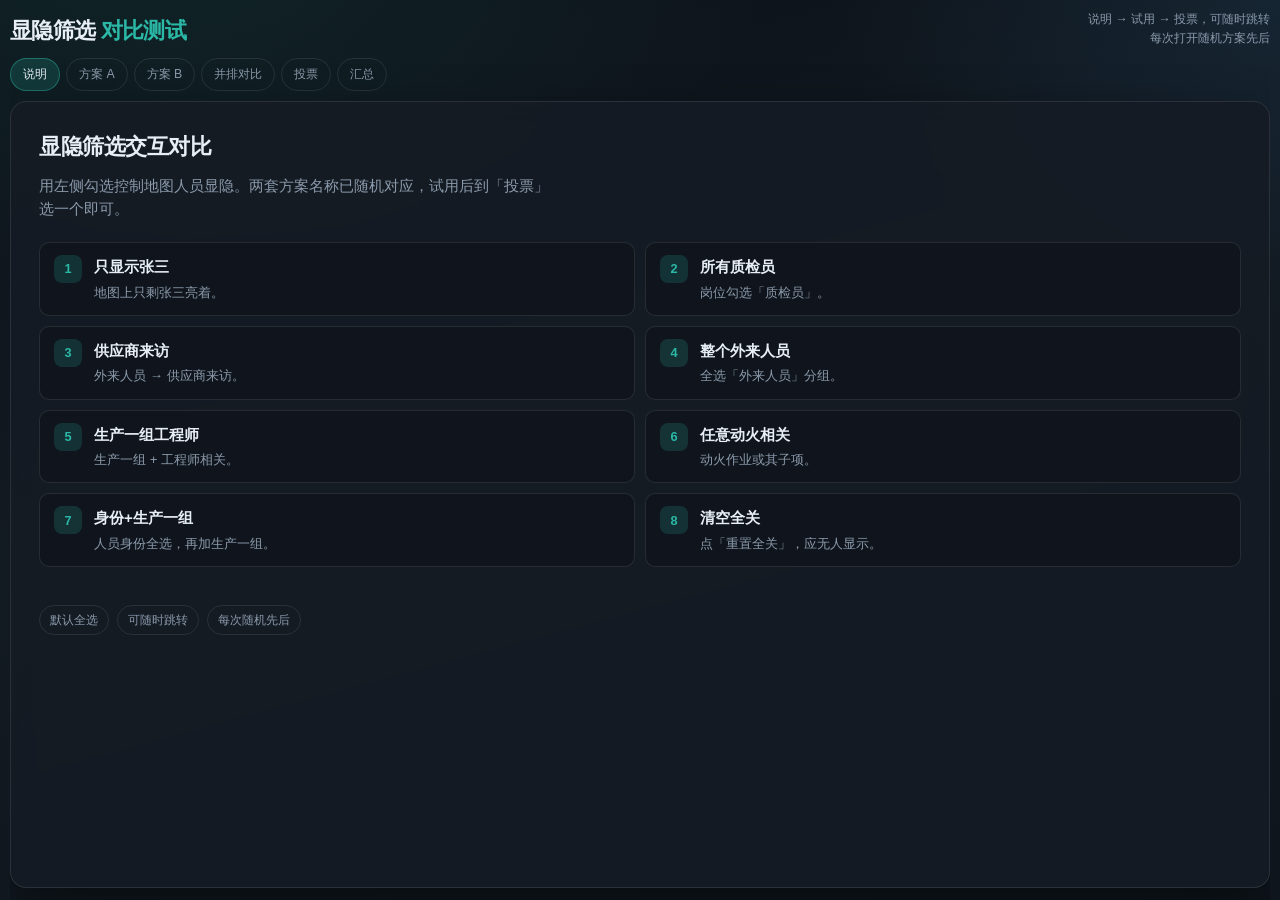
<file: docs/index.html>
<!doctype html>
<html lang="zh-CN">
<head>
<meta charset="utf-8" />
<meta name="viewport" content="width=device-width, initial-scale=1" />
<title>物体显隐筛选 · 对比测试</title>
<meta name="description" content="对比两种显隐筛选交互并投票。打开即用。" />
<style>
:root {
  --bg: #0f1419;
  --bg-elevated: #1a222c;
  --bg-panel: #151c24;
  --bg-soft: #243040;
  --line: rgba(232, 238, 245, 0.1);
  --text: #e8eef5;
  --text-muted: #8b9aab;
  --accent: #2bb8a6;
  --accent-dim: rgba(43, 184, 166, 0.18);
  --accent-strong: #1f9a8a;
  --warn: #e8a54b;
  --danger: #e06b6b;
  --ok: #5ecf8a;
  --marker: #f0c14a;
  --marker-dim: rgba(240, 193, 74, 0.25);
  --design-a: #4aa3e8;
  --design-b: #2bb8a6;
  --radius: 12px;
  --shadow: 0 18px 50px rgba(0, 0, 0, 0.45);
  --font-display: "Sora", "Noto Sans SC", sans-serif;
  --font-body: "Noto Sans SC", "Source Sans 3", sans-serif;
}

*,
*::before,
*::after {
  box-sizing: border-box;
}

html,
body {
  margin: 0;
  height: 100%;
  overflow: hidden;
  background:
    radial-gradient(1200px 700px at 10% -10%, rgba(43, 184, 166, 0.12), transparent 55%),
    radial-gradient(900px 600px at 100% 0%, rgba(74, 163, 232, 0.1), transparent 50%),
    linear-gradient(165deg, #0c1117 0%, #121a22 45%, #0e151c 100%);
  color: var(--text);
  font-family: var(--font-body);
  font-size: 15px;
  line-height: 1.55;
}

body {
  min-height: 100%;
}

button,
input,
textarea,
select {
  font: inherit;
  color: inherit;
}

button {
  cursor: pointer;
  border: none;
  background: none;
}

a {
  color: var(--accent);
}

.app-shell {
  width: min(1480px, calc(100% - 20px));
  margin: 0 auto;
  padding: 10px 0 12px;
  height: 100vh;
  height: 100dvh;
  display: flex;
  flex-direction: column;
  overflow: hidden;
  box-sizing: border-box;
}

.topbar {
  display: flex;
  align-items: flex-end;
  justify-content: space-between;
  gap: 12px;
  margin-bottom: 10px;
  flex-shrink: 0;
}

.brand {
  font-family: var(--font-display);
  font-size: clamp(1.15rem, 2vw, 1.45rem);
  font-weight: 620;
  letter-spacing: -0.03em;
  margin: 0;
}

.steps {
  display: flex;
  flex-wrap: wrap;
  gap: 6px;
  margin-bottom: 10px;
  flex-shrink: 0;
}

#main {
  flex: 1;
  min-height: 0;
  display: flex;
  flex-direction: column;
}

#main > .panel,
#main > .workspace,
#main > .compare-workspaces {
  flex: 1;
  min-height: 0;
}

.panel-pad {
  padding: 16px 18px;
  overflow: auto;
}

.intro-fit {
  display: flex;
  flex-direction: column;
  min-height: 0;
}

.intro-fit .lead {
  margin-bottom: 10px;
}

.goal-grid {
  display: grid;
  grid-template-columns: repeat(2, minmax(0, 1fr));
  gap: 8px;
  margin: 8px 0 12px;
  overflow: auto;
  min-height: 0;
}

.goal-card {
  padding: 8px 10px;
}

.goal-card p {
  font-size: 0.8rem;
}

.brand span {
  color: var(--accent);
}

.topbar-meta {
  color: var(--text-muted);
  font-size: 0.82rem;
  text-align: right;
}

.nav-pill,
.step-pill {
  padding: 6px 12px;
  border-radius: 999px;
  border: 1px solid var(--line);
  color: var(--text-muted);
  font-size: 0.82rem;
  transition: 0.2s ease;
  background: transparent;
}

.nav-pill:hover {
  color: var(--text);
  border-color: rgba(43, 184, 166, 0.35);
}

.nav-pill.active,
.step-pill.active {
  color: var(--text);
  border-color: rgba(43, 184, 166, 0.45);
  background: var(--accent-dim);
}

.step-pill.done {
  color: var(--ok);
  border-color: rgba(94, 207, 138, 0.35);
}


.panel {
  background: color-mix(in srgb, var(--bg-panel) 92%, transparent);
  border: 1px solid var(--line);
  border-radius: calc(var(--radius) + 4px);
  box-shadow: var(--shadow);
  backdrop-filter: blur(10px);
  overflow: hidden;
}

.panel-pad {
  padding: 28px;
}

.hero-copy h2,
.section-title {
  font-family: var(--font-display);
  font-weight: 600;
  letter-spacing: -0.02em;
  margin: 0 0 10px;
  font-size: 1.45rem;
}

.lead {
  color: var(--text-muted);
  max-width: 62ch;
  margin: 0 0 20px;
}

.muted {
  color: var(--text-muted);
  font-size: 0.92rem;
  line-height: 1.45;
}

.tag-row {
  display: flex;
  flex-wrap: wrap;
  gap: 8px;
  margin: 18px 0 24px;
}

.tag {
  font-size: 0.78rem;
  padding: 5px 10px;
  border-radius: 999px;
  border: 1px solid var(--line);
  color: var(--text-muted);
}

.btn-row {
  display: flex;
  flex-wrap: wrap;
  gap: 10px;
  margin-top: 8px;
}

.btn {
  display: inline-flex;
  align-items: center;
  justify-content: center;
  gap: 8px;
  min-height: 42px;
  padding: 0 16px;
  border-radius: 10px;
  transition: transform 0.15s ease, background 0.15s ease, border-color 0.15s ease;
}

.btn:hover {
  transform: translateY(-1px);
}

.btn:active {
  transform: translateY(0);
}

.btn-primary {
  background: linear-gradient(180deg, var(--accent), var(--accent-strong));
  color: #06241f;
  font-weight: 650;
}

.btn-secondary {
  background: var(--bg-soft);
  border: 1px solid var(--line);
}

.btn-ghost {
  border: 1px solid var(--line);
  color: var(--text-muted);
}

.btn-a {
  background: color-mix(in srgb, var(--design-a) 22%, transparent);
  border: 1px solid color-mix(in srgb, var(--design-a) 55%, transparent);
}

.btn-b {
  background: color-mix(in srgb, var(--design-b) 22%, transparent);
  border: 1px solid color-mix(in srgb, var(--design-b) 55%, transparent);
}

.workspace {
  display: grid;
  grid-template-columns: minmax(280px, 340px) minmax(0, 1fr) minmax(200px, 250px);
  grid-template-areas: "sidebar scene rail";
  min-height: 0;
  height: 100%;
  overflow: hidden;
  position: relative;
}

.workspace.compact {
  grid-template-columns: minmax(240px, 300px) 1fr;
  grid-template-areas: "sidebar scene";
  min-height: 0;
  height: 100%;
}

.sidebar,
.filter-sheet {
  grid-area: sidebar;
}

.scene-wrap {
  grid-area: scene;
}

.side-rail,
.info-sheet {
  grid-area: rail;
}

.compare-workspaces {
  display: grid;
  grid-template-columns: 1fr 1fr;
  gap: 10px;
  height: 100%;
  min-height: 0;
}

@media (min-width: 1100px) {
  .compare-workspaces {
    grid-template-columns: 1fr 1fr;
  }

  .compare-workspaces .workspace {
    min-height: 0;
  }

  .compare-workspaces .scene {
    min-height: 0;
  }
}

.sidebar {
  border-right: 1px solid var(--line);
  background: var(--bg-elevated);
  display: flex;
  flex-direction: column;
  min-height: 0;
}

.sidebar-body {
  display: flex;
  flex-direction: column;
  flex: 1;
  min-height: 0;
  margin: 0 8px;
  border: 1px solid var(--line);
  border-radius: 10px;
  background: rgba(0, 0, 0, 0.18);
  overflow: hidden;
}

.sidebar-body .tree {
  flex: 1;
  min-height: 0;
}

.mode-switch-bar {
  display: grid;
  grid-template-columns: auto auto auto;
  align-items: center;
  gap: 6px;
  padding: 0;
  border-bottom: none;
  background: transparent;
}

.mode-switch-bar.compact .mode-side {
  padding: 4px 8px;
  font-size: 0.78rem;
  border-radius: 6px;
  cursor: pointer;
  user-select: none;
}

.sidebar-head-row {
  display: flex;
  align-items: center;
  justify-content: space-between;
  gap: 8px;
  margin-bottom: 4px;
}

.mode-side {
  padding: 8px 6px;
  border-radius: 8px;
  border: 1px solid transparent;
  color: var(--text-muted);
  font-size: 0.86rem;
  font-weight: 600;
  text-align: center;
}

.mode-side.active {
  color: #0b1c28;
  background: linear-gradient(180deg, #7ec8ff, #4aa3e8);
  border-color: transparent;
  box-shadow: 0 0 0 1px rgba(74, 163, 232, 0.35);
}

.mode-switch.switch {
  width: 42px;
  height: 24px;
}

.mode-switch .switch-track {
  background: #3a4654;
  box-shadow: inset 0 0 0 1px rgba(255, 255, 255, 0.08);
}

.mode-switch input:checked + .switch-track {
  background: var(--design-a);
}

.mode-switch .switch-track::after {
  width: 18px;
  height: 18px;
  top: 3px;
  left: 3px;
  box-shadow: 0 2px 6px rgba(0, 0, 0, 0.35);
}

.mode-switch input:checked + .switch-track::after {
  transform: translateX(18px);
}

.sidebar-foot {
  display: flex;
  gap: 8px;
  padding: 10px 12px;
  border-top: 1px solid var(--line);
}

.btn-sm {
  min-height: 34px;
  padding: 0 10px;
  font-size: 0.82rem;
  flex: 1;
}

.side-rail {
  border-left: 1px solid var(--line);
  background: var(--bg-elevated);
  display: flex;
  flex-direction: column;
  min-height: 0;
  overflow: auto;
}

.side-goals {
  padding: 12px;
  border-bottom: 1px solid var(--line);
}

.side-goal {
  padding: 8px 0;
  border-bottom: 1px dashed var(--line);
}

.side-goal:last-child {
  border-bottom: none;
}

.side-goal b {
  display: block;
  font-size: 0.86rem;
}

.side-goal span {
  display: block;
  margin-top: 2px;
  font-size: 0.78rem;
  color: var(--text-muted);
}

.roster {
  padding: 12px;
  flex: 1;
}

.roster-head {
  font-size: 0.8rem;
  font-weight: 650;
  color: var(--text-muted);
  margin-bottom: 8px;
  display: flex;
  justify-content: space-between;
  gap: 8px;
}

.roster-list {
  display: grid;
  gap: 6px;
}

.roster-row {
  display: grid;
  grid-template-columns: 8px 1fr;
  gap: 8px;
  align-items: start;
  padding: 7px 8px;
  border-radius: 8px;
  border: 1px solid var(--line);
  background: rgba(0, 0, 0, 0.16);
}

.roster-row i {
  width: 8px;
  height: 8px;
  border-radius: 50%;
  margin-top: 5px;
}

.roster-row strong {
  font-size: 0.85rem;
}

.roster-row p {
  margin: 2px 0 0;
  font-size: 0.72rem;
  color: var(--text-muted);
  line-height: 1.35;
}

.roster-row.off {
  opacity: 0.38;
}

.roster-row.on {
  border-color: rgba(43, 184, 166, 0.35);
}

.scene {
  min-height: 0;
  flex: 1;
}

.scene-wrap {
  display: flex;
  flex-direction: column;
  min-width: 0;
  min-height: 0;
  overflow: hidden;
}

.side-goals {
  padding: 8px 10px;
  border-bottom: 1px solid var(--line);
  flex-shrink: 0;
}

.side-goal {
  padding: 5px 0;
}

.side-goal b {
  font-size: 0.78rem;
}

.side-goal span {
  font-size: 0.7rem;
}

.roster {
  padding: 8px 10px;
  flex: 1;
  min-height: 0;
  overflow: auto;
}

.roster-row {
  padding: 5px 6px;
}

.roster-row p {
  font-size: 0.68rem;
}

.sidebar-head {
  padding: 10px 12px 8px;
}

.sidebar-head h3 {
  font-size: 0.95rem;
}

.sidebar-foot {
  padding: 8px 10px;
}

.person {
  width: 38px;
  height: 38px;
}

.person .dot {
  width: 30px;
  height: 30px;
  font-size: 0.68rem;
}

.vote-big {
  max-width: 420px;
}

.vote-choice {
  font-size: 1.1rem;
  padding: 16px !important;
}

.vote-choice span {
  font-weight: 650;
}

.mode-opt {
  font-size: 0.82rem;
  color: var(--text-muted);
  font-weight: 500;
}

.mode-opt.on {
  color: var(--text);
  font-weight: 650;
}

.switch.compact {
  width: 42px;
  height: 24px;
}

.switch.compact .switch-track::after {
  width: 18px;
  height: 18px;
}

.switch.compact input:checked + .switch-track::after {
  transform: translateX(18px);
}

.cat-dot {
  display: inline-block;
  width: 8px;
  height: 8px;
  border-radius: 50%;
  margin-right: 8px;
  vertical-align: middle;
}

.tree-row.lv2 {
  padding-left: 4px;
}

.tree-row.lv3 {
  padding-left: 8px;
  opacity: 0.95;
}

.legend-row {
  display: flex;
  flex-wrap: wrap;
  gap: 8px 12px;
  margin-top: 6px;
}

.legend-item {
  display: inline-flex;
  align-items: center;
  gap: 5px;
}

.legend-item i {
  width: 8px;
  height: 8px;
  border-radius: 50%;
  display: inline-block;
}

.goal-list {
  display: grid;
  gap: 10px;
  margin: 12px 0 20px;
}

.goal-card {
  display: grid;
  grid-template-columns: 28px 1fr;
  gap: 12px;
  align-items: start;
  padding: 12px 14px;
  border-radius: 10px;
  border: 1px solid var(--line);
  background: rgba(0, 0, 0, 0.18);
}

.goal-card p {
  margin: 4px 0 0;
  color: var(--text-muted);
  font-size: 0.88rem;
}

.goal-idx {
  width: 28px;
  height: 28px;
  border-radius: 8px;
  display: grid;
  place-items: center;
  background: var(--accent-dim);
  color: var(--accent);
  font-weight: 700;
  font-size: 0.85rem;
}

.person .dot {
  border: 2px solid rgba(255, 255, 255, 0.35);
}

.scene-legend {
  max-width: min(420px, calc(100% - 24px));
}

.sidebar-head {
  padding: 16px 16px 12px;
  border-bottom: 1px solid var(--line);
}

.design-badge {
  display: inline-flex;
  align-items: center;
  gap: 6px;
  font-size: 0.75rem;
  font-weight: 650;
  letter-spacing: 0.04em;
  text-transform: uppercase;
  margin-bottom: 8px;
}

.design-badge.a {
  color: var(--design-a);
}

.design-badge.b {
  color: var(--design-b);
}

.sidebar-head h3 {
  margin: 0;
  font-family: var(--font-display);
  font-size: 1.05rem;
}

.sidebar-head p {
  margin: 6px 0 0;
  color: var(--text-muted);
  font-size: 0.85rem;
}

.mode-switch {
  margin-top: 14px;
  padding: 12px;
  border-radius: 10px;
  background: rgba(0, 0, 0, 0.22);
  border: 1px solid var(--line);
}

.mode-switch-row {
  display: flex;
  align-items: center;
  justify-content: space-between;
  gap: 12px;
}

.mode-label {
  font-size: 0.88rem;
  font-weight: 600;
}

.mode-desc {
  margin: 8px 0 0;
  font-size: 0.78rem;
  color: var(--text-muted);
}

.switch {
  position: relative;
  width: 46px;
  height: 26px;
  flex-shrink: 0;
}

.switch input {
  opacity: 0;
  width: 0;
  height: 0;
}

.switch-track {
  position: absolute;
  inset: 0;
  border-radius: 999px;
  background: #3a4654;
  transition: 0.2s ease;
}

.switch-track::after {
  content: "";
  position: absolute;
  width: 20px;
  height: 20px;
  border-radius: 50%;
  background: white;
  top: 3px;
  left: 3px;
  transition: 0.2s ease;
}

.switch input:checked + .switch-track {
  background: var(--design-a);
}

.switch input:checked + .switch-track::after {
  transform: translateX(20px);
}

.tree {
  padding: 8px;
  overflow: auto;
  flex: 1;
}

.tree-node {
  border-radius: 8px;
  margin-bottom: 2px;
}

.tree-row {
  display: grid;
  grid-template-columns: 22px 22px 1fr;
  align-items: center;
  gap: 4px;
  padding: 8px 8px;
  border-radius: 8px;
  user-select: none;
  cursor: pointer;
}

.tree-row:hover {
  background: rgba(255, 255, 255, 0.04);
}

.tree-row.parent.active {
  background: color-mix(in srgb, var(--design-a) 18%, transparent);
}

.tree-row.parent.b-active {
  background: color-mix(in srgb, var(--design-b) 18%, transparent);
}

.twist {
  width: 22px;
  height: 22px;
  display: grid;
  place-items: center;
  color: var(--text-muted);
  border-radius: 6px;
}

.twist:hover {
  background: rgba(255, 255, 255, 0.06);
  color: var(--text);
}

.twist svg {
  width: 12px;
  height: 12px;
  transition: transform 0.18s ease;
}

.twist[aria-expanded="true"] svg {
  transform: rotate(90deg);
}

.checkbox {
  width: 18px;
  height: 18px;
  border-radius: 4px;
  border: 1.5px solid rgba(232, 238, 245, 0.45);
  display: grid;
  place-items: center;
  background: transparent;
  transition: 0.15s ease;
}

.checkbox.on {
  background: var(--accent);
  border-color: var(--accent);
}

.checkbox.on.a {
  background: var(--design-a);
  border-color: var(--design-a);
}

.checkbox.partial {
  background: color-mix(in srgb, var(--design-a) 45%, transparent);
  border-color: var(--design-a);
}

.checkbox.partial.b,
.checkbox.on.b {
  background: var(--design-b);
  border-color: var(--design-b);
}

.checkbox.partial.b {
  background: color-mix(in srgb, var(--design-b) 45%, transparent);
}

.checkbox svg {
  width: 12px;
  height: 12px;
  opacity: 0;
}

.checkbox.on svg,
.checkbox.partial svg {
  opacity: 1;
}

.tree-label {
  font-size: 0.92rem;
}

.dim-tag {
  font-size: 0.72rem;
  color: var(--text-muted);
  font-weight: 500;
}

.dim-tag.on {
  color: var(--design-b);
}

.tree-children {
  padding-left: 26px;
}

.scene-wrap {
  display: flex;
  flex-direction: column;
  min-width: 0;
}

.task-bar {
  display: flex;
  align-items: flex-start;
  justify-content: space-between;
  gap: 16px;
  padding: 14px 16px;
  border-bottom: 1px solid var(--line);
  background: rgba(0, 0, 0, 0.18);
}

.task-bar h4 {
  margin: 0 0 4px;
  font-size: 0.95rem;
}

.task-bar p {
  margin: 0;
  color: var(--text-muted);
  font-size: 0.85rem;
}

.task-status {
  flex-shrink: 0;
  font-size: 0.8rem;
  padding: 6px 10px;
  border-radius: 999px;
  border: 1px solid var(--line);
  color: var(--text-muted);
  white-space: nowrap;
}

.task-status.match {
  color: var(--ok);
  border-color: rgba(94, 207, 138, 0.4);
  background: rgba(94, 207, 138, 0.1);
}

.task-status.miss {
  color: var(--warn);
  border-color: rgba(232, 165, 75, 0.4);
  background: rgba(232, 165, 75, 0.1);
}

.scene {
  position: relative;
  flex: 1;
  min-height: 460px;
  background:
    linear-gradient(rgba(255, 255, 255, 0.03) 1px, transparent 1px),
    linear-gradient(90deg, rgba(255, 255, 255, 0.03) 1px, transparent 1px),
    radial-gradient(circle at 30% 40%, rgba(43, 184, 166, 0.08), transparent 40%),
    radial-gradient(circle at 70% 70%, rgba(74, 163, 232, 0.07), transparent 35%),
    #101820;
  background-size: 40px 40px, 40px 40px, auto, auto, auto;
  overflow: hidden;
}

.scene-legend {
  position: absolute;
  left: 12px;
  bottom: 12px;
  z-index: 2;
  padding: 10px 12px;
  border-radius: 10px;
  background: rgba(15, 20, 25, 0.82);
  border: 1px solid var(--line);
  font-size: 0.78rem;
  color: var(--text-muted);
  backdrop-filter: blur(8px);
}

.person {
  position: absolute;
  transform: translate(-50%, -50%);
  width: 44px;
  height: 44px;
  border-radius: 50%;
  display: grid;
  place-items: center;
  background: var(--marker-dim);
  border: 2px solid var(--marker);
  color: #1a1508;
  font-weight: 700;
  font-size: 0.72rem;
  transition:
    opacity 0.28s ease,
    transform 0.28s ease,
    filter 0.28s ease,
    box-shadow 0.28s ease;
  box-shadow: 0 0 0 0 transparent;
  cursor: default;
}

.person .dot {
  width: 34px;
  height: 34px;
  border-radius: 50%;
  background: linear-gradient(160deg, #ffe08a, #e2a93a);
  display: grid;
  place-items: center;
  box-shadow: inset 0 -2px 6px rgba(0, 0, 0, 0.15);
}

.person.hidden-person {
  opacity: 0.12;
  filter: grayscale(1);
  transform: translate(-50%, -50%) scale(0.86);
  pointer-events: none;
}

.person.visible-person {
  opacity: 1;
  box-shadow: 0 0 0 6px rgba(240, 193, 74, 0.12);
}

.person-tip {
  position: absolute;
  left: 50%;
  bottom: calc(100% + 8px);
  transform: translateX(-50%) translateY(4px);
  min-width: 160px;
  padding: 8px 10px;
  border-radius: 8px;
  background: rgba(12, 16, 20, 0.95);
  border: 1px solid var(--line);
  color: var(--text);
  font-size: 0.72rem;
  line-height: 1.4;
  opacity: 0;
  pointer-events: none;
  transition: 0.18s ease;
  z-index: 5;
  white-space: nowrap;
}

.person:hover .person-tip {
  opacity: 1;
  transform: translateX(-50%) translateY(0);
}

.stats-bar {
  display: flex;
  flex-wrap: wrap;
  gap: 12px 18px;
  padding: 12px 16px;
  border-top: 1px solid var(--line);
  font-size: 0.85rem;
  color: var(--text-muted);
}

.stats-bar strong {
  color: var(--text);
  font-weight: 650;
}

.footer-actions {
  display: flex;
  flex-wrap: wrap;
  gap: 10px;
  justify-content: space-between;
  padding: 14px 16px;
  border-top: 1px solid var(--line);
  background: rgba(0, 0, 0, 0.12);
}

.compare-grid {
  display: grid;
  grid-template-columns: 1fr 1fr;
  gap: 16px;
}

.compare-card {
  padding: 18px;
  border-radius: var(--radius);
  border: 1px solid var(--line);
  background: rgba(255, 255, 255, 0.02);
}

.compare-card h3 {
  margin: 0 0 8px;
  font-family: var(--font-display);
  font-size: 1.05rem;
}

.compare-card p {
  margin: 0;
  color: var(--text-muted);
  font-size: 0.9rem;
}

.vote-form {
  display: grid;
  gap: 16px;
  max-width: 640px;
}

.field label {
  display: block;
  margin-bottom: 6px;
  font-size: 0.88rem;
  font-weight: 600;
}

.field input,
.field textarea,
.field select {
  width: 100%;
  border-radius: 10px;
  border: 1px solid var(--line);
  background: rgba(0, 0, 0, 0.25);
  padding: 10px 12px;
  outline: none;
}

.field input:focus,
.field textarea:focus,
.field select:focus {
  border-color: rgba(43, 184, 166, 0.55);
  box-shadow: 0 0 0 3px var(--accent-dim);
}

.choice-group {
  display: grid;
  gap: 8px;
}

.choice {
  display: flex;
  align-items: flex-start;
  gap: 10px;
  padding: 12px;
  border-radius: 10px;
  border: 1px solid var(--line);
  background: rgba(0, 0, 0, 0.18);
  cursor: pointer;
}

.choice:has(input:checked) {
  border-color: rgba(43, 184, 166, 0.55);
  background: var(--accent-dim);
}

.choice input {
  margin-top: 3px;
}

.toast {
  position: fixed;
  right: 20px;
  bottom: 20px;
  padding: 12px 16px;
  border-radius: 10px;
  background: #132018;
  border: 1px solid rgba(94, 207, 138, 0.4);
  color: var(--ok);
  box-shadow: var(--shadow);
  transform: translateY(20px);
  opacity: 0;
  pointer-events: none;
  transition: 0.25s ease;
  z-index: 50;
}

.toast.show {
  transform: translateY(0);
  opacity: 1;
}

.results-list {
  display: grid;
  gap: 10px;
  margin-top: 16px;
}

.result-card {
  padding: 12px 14px;
  border-radius: 10px;
  border: 1px solid var(--line);
  background: rgba(0, 0, 0, 0.2);
  font-size: 0.88rem;
}

.result-card strong {
  color: var(--accent);
}

.hidden {
  display: none !important;
}

.mobile-topbar,
.mobile-filter-bar,
.sheet-handle,
.sheet-backdrop,
.mobile-only {
  display: none;
}

@media (max-width: 1100px) {
  html,
  body {
    overflow: auto;
    height: auto;
    min-height: 100%;
  }

  .app-shell {
    height: auto;
    min-height: 100dvh;
    overflow: visible;
    padding: 8px 0 16px;
    width: min(100% - 16px, 1480px);
  }

  #main {
    flex: none;
    min-height: calc(100dvh - 120px);
  }

  #main > .panel,
  #main > .workspace,
  #main > .compare-workspaces {
    flex: none;
    min-height: calc(100dvh - 120px);
    height: calc(100dvh - 120px);
  }

  .topbar {
    flex-direction: column;
    align-items: flex-start;
    gap: 4px;
    margin-bottom: 8px;
  }

  .topbar-meta {
    text-align: left;
    font-size: 0.75rem;
  }

  .steps {
    gap: 4px;
    margin-bottom: 8px;
    overflow-x: auto;
    flex-wrap: nowrap;
    -webkit-overflow-scrolling: touch;
    padding-bottom: 2px;
  }

  .nav-pill {
    flex-shrink: 0;
    padding: 8px 12px;
    font-size: 0.8rem;
    min-height: 36px;
  }

  .workspace,
  .workspace.compact {
    grid-template-columns: 1fr;
    grid-template-areas: "scene";
    height: 100%;
    min-height: 0;
  }

  .compare-workspaces {
    grid-template-columns: 1fr;
    gap: 10px;
    height: auto;
    min-height: 0;
    overflow: auto;
  }

  .compare-workspaces .workspace {
    height: min(70dvh, 560px);
  }

  .scene-wrap {
    display: flex;
    flex-direction: column;
    min-height: 0;
    height: 100%;
    position: relative;
  }

  .scene {
    flex: 1;
    min-height: 0;
  }

  .mobile-topbar {
    display: flex;
    align-items: center;
    gap: 8px;
    padding: 8px 10px;
    border-bottom: 1px solid var(--line);
    background: rgba(0, 0, 0, 0.25);
    flex-shrink: 0;
  }

  .mobile-top-actions {
    margin-left: auto;
    display: flex;
    gap: 6px;
  }

  .mobile-filter-bar {
    display: block;
    flex-shrink: 0;
    padding: 8px 10px calc(8px + env(safe-area-inset-bottom));
    border-top: 1px solid var(--line);
    background: rgba(0, 0, 0, 0.35);
  }

  .mobile-filter-btn {
    width: 100%;
    min-height: 48px;
    border-radius: 12px;
    border: 1px solid rgba(74, 163, 232, 0.45);
    background: linear-gradient(180deg, #3a7eb8, #2a5f8a);
    color: #fff;
    display: flex;
    align-items: center;
    justify-content: space-between;
    padding: 0 16px;
    font-size: 0.95rem;
    font-weight: 650;
  }

  .mobile-only {
    display: inline-flex !important;
  }

  .sheet-backdrop {
    display: block;
    position: fixed;
    inset: 0;
    background: rgba(0, 0, 0, 0.55);
    z-index: 40;
    opacity: 0;
    pointer-events: none;
    transition: opacity 0.2s ease;
  }

  .workspace.sheet-open .sheet-backdrop,
  .workspace.info-open .sheet-backdrop {
    opacity: 1;
    pointer-events: auto;
  }

  .sidebar,
  .filter-sheet,
  .side-rail,
  .info-sheet {
    position: fixed;
    left: 0;
    right: 0;
    bottom: 0;
    top: auto;
    width: 100%;
    max-height: min(78dvh, 640px);
    z-index: 50;
    border-right: none;
    border-left: none;
    border-top: 1px solid var(--line);
    border-radius: 16px 16px 0 0;
    transform: translateY(110%);
    transition: transform 0.25s ease;
    display: flex;
    flex-direction: column;
    background: var(--bg-elevated);
    box-shadow: 0 -12px 40px rgba(0, 0, 0, 0.45);
  }

  .workspace.sheet-open .filter-sheet {
    transform: translateY(0);
  }

  .workspace.info-open .info-sheet {
    transform: translateY(0);
  }

  .sheet-handle {
    display: flex;
    justify-content: center;
    padding: 10px 0 4px;
    flex-shrink: 0;
  }

  .sheet-handle i {
    width: 42px;
    height: 4px;
    border-radius: 999px;
    background: rgba(255, 255, 255, 0.28);
  }

  .sidebar-body {
    margin: 0 10px;
    flex: 1;
    min-height: 0;
  }

  .sidebar-body .tree {
    flex: 1;
    min-height: 0;
    overflow: auto;
    -webkit-overflow-scrolling: touch;
    padding-bottom: 12px;
  }

  .tree-row {
    min-height: 44px;
    padding: 10px 8px;
  }

  .checkbox {
    width: 22px;
    height: 22px;
  }

  .twist {
    width: 28px;
    height: 28px;
  }

  .sidebar-foot {
    display: flex;
    gap: 8px;
    padding: 10px 12px calc(10px + env(safe-area-inset-bottom));
    flex-shrink: 0;
  }

  .side-rail .roster,
  .info-sheet .roster {
    overflow: auto;
    -webkit-overflow-scrolling: touch;
  }

  .person {
    width: 42px;
    height: 42px;
  }

  .person .dot {
    width: 34px;
    height: 34px;
  }

  .person-tip {
    opacity: 1;
    transform: translateX(-50%) translateY(0);
    pointer-events: none;
    white-space: normal;
    min-width: 120px;
    max-width: 160px;
    font-size: 0.68rem;
  }

  .goal-grid {
    grid-template-columns: 1fr;
  }

  .intro-fit {
    overflow: auto;
    max-height: none;
  }

  .panel-pad {
    overflow: auto;
  }

  .compare-grid {
    grid-template-columns: 1fr;
  }

  .toast {
    left: 12px;
    right: 12px;
    bottom: 12px;
  }
}

@media (min-width: 1101px) {
  .mobile-topbar,
  .mobile-filter-bar,
  .sheet-handle,
  .sheet-backdrop,
  .mobile-only {
    display: none !important;
  }
}

@media (prefers-reduced-motion: reduce) {
  *,
  *::before,
  *::after {
    animation: none !important;
    transition: none !important;
  }
}

</style>
</head>
<body>

<div id="app" class="app-shell">
  <header class="topbar">
    <div>
      <p class="brand">显隐筛选 <span>对比测试</span></p>
    </div>
    <div class="topbar-meta">
      说明 → 试用 → 投票，可随时跳转<br />
      每次打开随机方案先后
    </div>
  </header>

  <nav class="steps" id="nav" aria-label="导航"></nav>
  <div id="main"></div>
</div>
<div class="toast" id="toast" role="status"></div>

<script>
/** Taxonomy (up to 3 levels) + scene people. */

const CATEGORY_COLORS = {
  identity: "#5b8def",
  department: "#2bb8a6",
  position: "#e8a54b",
  workType: "#c986e8",
};

const CATEGORIES = [
  {
    id: "identity",
    label: "人员身份",
    children: [
      { id: "id-internal", label: "内部员工" },
      { id: "id-contractor", label: "承包商" },
      {
        id: "id-visitor",
        label: "外来人员",
        children: [
          { id: "id-visitor-guest", label: "临时访客" },
          { id: "id-visitor-vendor", label: "供应商来访" },
        ],
      },
    ],
  },
  {
    id: "department",
    label: "部门",
    children: [
      {
        id: "dept-prod",
        label: "生产部",
        children: [
          { id: "dept-prod-1", label: "生产一组" },
          { id: "dept-prod-2", label: "生产二组" },
        ],
      },
      { id: "dept-admin", label: "行政部" },
      {
        id: "dept-test",
        label: "测试部",
        children: [
          { id: "dept-test-qa", label: "质量测试" },
          { id: "dept-test-auto", label: "自动化测试" },
        ],
      },
      { id: "dept-tech", label: "技术部" },
      { id: "dept-market", label: "市场部" },
    ],
  },
  {
    id: "position",
    label: "岗位",
    children: [
      {
        id: "pos-engineer",
        label: "工程师",
        children: [
          { id: "pos-engineer-soft", label: "软件工程师" },
          { id: "pos-engineer-hard", label: "硬件工程师" },
        ],
      },
      { id: "pos-qa", label: "质检员" },
      { id: "pos-pm", label: "项目经理" },
      { id: "pos-safety", label: "安全员" },
    ],
  },
  {
    id: "workType",
    label: "作业类型",
    children: [
      {
        id: "work-fire",
        label: "动火作业",
        children: [
          { id: "work-fire-weld", label: "焊接" },
          { id: "work-fire-cut", label: "切割" },
        ],
      },
      { id: "work-earth", label: "动土作业" },
      { id: "work-height", label: "高处作业" },
      { id: "work-electric", label: "临时用电作业" },
      { id: "work-space", label: "受限空间作业" },
    ],
  },
];

/** Leaf nodes under a node (node itself if it has no children). */
function leafNodes(node) {
  if (!node.children?.length) return [node];
  return node.children.flatMap(leafNodes);
}

function leafIdsUnder(node) {
  return leafNodes(node).map((n) => n.id);
}

function allLeafIds(categories = CATEGORIES) {
  return categories.flatMap((cat) => leafIdsUnder(cat));
}

/** Every selectable id → meta (leaves + intermediate groups for labeling). */
const ATTR_META = {};
for (const cat of CATEGORIES) {
  ATTR_META[cat.id] = {
    categoryId: cat.id,
    categoryLabel: cat.label,
    label: cat.label,
    level: 1,
  };
  for (const child of cat.children) {
    ATTR_META[child.id] = {
      categoryId: cat.id,
      categoryLabel: cat.label,
      label: child.label,
      level: 2,
    };
    if (child.children?.length) {
      for (const g of child.children) {
        ATTR_META[g.id] = {
          categoryId: cat.id,
          categoryLabel: cat.label,
          label: g.label,
          level: 3,
          parentId: child.id,
        };
      }
    }
  }
}

/**
 * People attrs are leaf ids only.
 * Missing a category = unbound for Design B.
 */
const PEOPLE = [
  {
    id: "zhang",
    name: "张三",
    x: 18,
    y: 28,
    attrs: ["dept-prod-1", "pos-engineer-soft", "id-internal", "work-fire-weld"],
  },
  {
    id: "li",
    name: "李四",
    x: 42,
    y: 22,
    attrs: ["dept-admin", "pos-engineer-hard", "id-internal", "work-earth"],
  },
  {
    id: "wang",
    name: "王五",
    x: 68,
    y: 30,
    attrs: ["pos-engineer-soft", "id-visitor-guest"],
  },
  {
    id: "zhao",
    name: "赵六",
    x: 25,
    y: 55,
    attrs: ["dept-prod-2"],
  },
  {
    id: "sun",
    name: "孙七",
    x: 55,
    y: 48,
    attrs: [],
  },
  {
    id: "qian",
    name: "钱八",
    x: 78,
    y: 58,
    attrs: ["pos-engineer-hard"],
  },
  {
    id: "jiu",
    name: "九九",
    x: 35,
    y: 72,
    attrs: ["pos-qa"],
  },
  {
    id: "chen",
    name: "陈晨",
    x: 62,
    y: 75,
    attrs: ["dept-test-qa", "pos-engineer-soft", "id-internal", "work-fire-cut"],
  },
  {
    id: "zhou",
    name: "周杰",
    x: 12,
    y: 80,
    attrs: ["dept-test-auto", "pos-engineer-hard", "id-internal", "work-earth"],
  },
  {
    id: "wu",
    name: "吴敏",
    x: 48,
    y: 38,
    attrs: ["dept-test-qa", "pos-engineer-soft", "id-contractor", "work-earth"],
  },
  {
    id: "zheng",
    name: "郑浩",
    x: 85,
    y: 25,
    attrs: ["dept-test-auto", "pos-qa", "id-internal", "work-height"],
  },
  {
    id: "huang",
    name: "黄蕾",
    x: 72,
    y: 42,
    attrs: ["dept-tech", "pos-pm", "id-internal", "work-electric"],
  },
  {
    id: "xu",
    name: "徐鹏",
    x: 30,
    y: 40,
    attrs: ["dept-market", "pos-safety", "id-contractor", "work-space"],
  },
  {
    id: "he",
    name: "何静",
    x: 88,
    y: 70,
    attrs: ["dept-admin", "pos-qa", "id-visitor-vendor", "work-fire-weld"],
  },
];

function labelForAttr(id) {
  return ATTR_META[id]?.label ?? id;
}

function categoryOfAttr(id) {
  return ATTR_META[id]?.categoryId ?? null;
}

function attrsInCategory(person, categoryId) {
  return person.attrs.filter((id) => ATTR_META[id]?.categoryId === categoryId);
}

/** Marker color: prefer department, then identity, then position, then work. */
function colorForPerson(person) {
  const order = ["department", "identity", "position", "workType"];
  for (const catId of order) {
    if (attrsInCategory(person, catId).length) return CATEGORY_COLORS[catId];
  }
  return "#8b9aab";
}


function asSet(selectedIds) {
  return selectedIds instanceof Set ? selectedIds : new Set(selectedIds);
}

function isAllSelected(selected, universe) {
  return (
    selected.size >= universe.length && universe.every((id) => selected.has(id))
  );
}

/**
 * Smart AND constraints for 匹配显示 / Design B:
 * - 某大类叶子全选 → 约束为「属于该大类」(有该类任一叶子即可)
 * - 某二级分组全选 → 约束为「属于该分组」
 * - 未全选的子类叶子 → 每个叶子单独作为必须命中的 tag（AND）
 * - 所有约束之间 AND
 */
function buildSmartConstraints(
  selectedIds,
  categories = DEFAULT_CATEGORIES
) {
  const selected = asSet(selectedIds);
  const constraints = [];
  const cats = categories || DEFAULT_CATEGORIES;

  for (const cat of cats) {
    const catLeaves = leafIdsUnder(cat);
    const selInCat = catLeaves.filter((id) => selected.has(id));
    if (selInCat.length === 0) continue;

    if (selInCat.length === catLeaves.length) {
      constraints.push({ type: "any", ids: catLeaves, label: cat.label });
      continue;
    }

    // Within a category: always OR — collect all selected leaves into one "any" group
    constraints.push({ type: "any", ids: selInCat, label: cat.label + "(部分)" });
  }

  return constraints;
}

function matchSmartConstraints(person, constraints) {
  return constraints.every((c) => {
    if (c.type === "any") return c.ids.some((id) => person.attrs.includes(id));
    if (c.type === "has") return person.attrs.includes(c.id);
    return false;
  });
}

/**
 * Build strict-AND constraints for 匹配显示 (Design A filter mode).
 * - Every leaf is individually required (AND), even within the same category
 * - EXCEPT: when a group node (2-level or top-level) is fully selected,
 *   it collapses to "belongs to that group" (any)
 */
function buildStrictConstraints(
  selectedIds,
  categories = DEFAULT_CATEGORIES
) {
  const selected = asSet(selectedIds);
  const constraints = [];

  for (const cat of (categories || DEFAULT_CATEGORIES)) {
    const catLeaves = leafIdsUnder(cat);
    const selInCat = catLeaves.filter((id) => selected.has(id));
    if (selInCat.length === 0) continue;

    if (selInCat.length === catLeaves.length) {
      constraints.push({ type: "any", ids: catLeaves, label: cat.label });
      continue;
    }

    for (const child of cat.children) {
      const leaves = leafIdsUnder(child);
      const selMid = leaves.filter((id) => selected.has(id));
      if (selMid.length === 0) continue;

      if (child.children?.length && selMid.length === leaves.length) {
        constraints.push({ type: "any", ids: leaves, label: child.label });
      } else {
        for (const id of selMid) {
          constraints.push({ type: "has", id, label: ATTR_META[id]?.label || id });
        }
      }
    }
  }

  return constraints;
}

/**
 * Design A (带模式)
 * - multi  多选显示: OR — 带任一标签即显示
 * - filter 匹配显示: strict AND — 每个叶子都要有(分组全选合并为属于该组)
 */
function filterDesignA(
  people,
  selectedIds,
  mode,
  leafUniverse,
  categories = DEFAULT_CATEGORIES
) {
  const universe = leafUniverse || allLeafIds();
  const selected = asSet(selectedIds);

  if (selected.size === 0) return [];
  if (isAllSelected(selected, universe)) return people.map((p) => p.id);

  if (mode === "multi") {
    return people
      .filter((p) => p.attrs.some((id) => selected.has(id)))
      .map((p) => p.id);
  }

  const constraints = buildStrictConstraints(selected, categories);
  if (constraints.length === 0) return [];
  return people
    .filter((p) => matchSmartConstraints(p, constraints))
    .map((p) => p.id);
}

/**
 * Design B：始终 smart AND（类内全选按类，未全选叶子 AND，类间 AND）
 */
function filterDesignB(
  people,
  selectedIds,
  leafUniverse,
  categories = DEFAULT_CATEGORIES
) {
  const universe = leafUniverse || allLeafIds();
  const selected = asSet(selectedIds);

  if (selected.size === 0) return [];
  if (isAllSelected(selected, universe)) return people.map((p) => p.id);

  const constraints = buildSmartConstraints(selected, categories);
  if (constraints.length === 0) return [];
  return people
    .filter((p) => matchSmartConstraints(p, constraints))
    .map((p) => p.id);
}

function initialDesignAState(categories = DEFAULT_CATEGORIES) {
  const leaves = allLeafIds(categories);
  const expanded = {};
  for (const cat of categories) {
    expanded[cat.id] = cat.id === "department";
    for (const child of cat.children) {
      if (child.children?.length) expanded[child.id] = false;
    }
  }
  return {
    mode: "multi",
    selected: new Set(leaves),
    expanded,
  };
}

function initialDesignBState(categories = DEFAULT_CATEGORIES) {
  const leaves = allLeafIds(categories);
  const expanded = {};
  for (const cat of categories) {
    expanded[cat.id] = cat.id === "department";
    for (const child of cat.children) {
      if (child.children?.length) expanded[child.id] = false;
    }
  }
  return {
    selected: new Set(leaves),
    expanded,
  };
}

function nodeCheckState(node, selectedIds) {
  const leaves = leafIdsUnder(node);
  if (leaves.length === 0) return "none";
  const selected = asSet(selectedIds);
  const n = leaves.filter((id) => selected.has(id)).length;
  if (n === 0) return "none";
  if (n === leaves.length) return "all";
  return "partial";
}

function parentCheckState(category, selectedIds) {
  return nodeCheckState(category, selectedIds);
}

function clearAllLeaves() {
  return new Set();
}

function selectAllLeaves(categories = DEFAULT_CATEGORIES) {
  return new Set(allLeafIds(categories));
}


/** Shared vote store: jsonblob (full list) + counterapi (durable tallies). */

const VOTE_BLOB_ID = "019fd160-4c05-761e-adaf-51047f77c55b";
const VOTE_BLOB_URL = `https://jsonblob.com/api/jsonBlob/${VOTE_BLOB_ID}`;
const COUNTER_NS = "vf-abtest-d882-live";
const COUNTER_BASE = `https://api.counterapi.dev/v1/${COUNTER_NS}`;

function newVoteId() {
  if (typeof crypto !== "undefined" && crypto.randomUUID) {
    return crypto.randomUUID();
  }
  return `v-${Date.now()}-${Math.random().toString(36).slice(2, 10)}`;
}

async function fetchRemoteVotes() {
  const res = await fetch(VOTE_BLOB_URL, {
    headers: { Accept: "application/json" },
    cache: "no-store",
  });
  if (!res.ok) throw new Error(`blob ${res.status}`);
  const etag = res.headers.get("ETag");
  const data = await res.json();
  const votes = Array.isArray(data?.votes) ? data.votes : [];
  return { votes, etag, updatedAt: data?.updatedAt || null };
}

async function putRemoteVotes(votes, etag) {
  const body = {
    votes,
    updatedAt: new Date().toISOString(),
  };
  const headers = {
    "Content-Type": "application/json",
    Accept: "application/json",
  };
  if (etag) headers["If-Match"] = etag;
  const res = await fetch(VOTE_BLOB_URL, {
    method: "PUT",
    headers,
    body: JSON.stringify(body),
  });
  if (res.status === 412) return { conflict: true };
  if (!res.ok) throw new Error(`blob put ${res.status}`);
  return { conflict: false, votes };
}

async function appendRemoteVote(vote) {
  let lastErr = null;
  for (let i = 0; i < 6; i++) {
    try {
      const { votes, etag } = await fetchRemoteVotes();
      if (votes.some((v) => v.id === vote.id)) return votes;
      const next = votes.concat([vote]);
      const put = await putRemoteVotes(next, etag);
      if (put.conflict) continue;
      return next;
    } catch (err) {
      lastErr = err;
      await new Promise((r) => setTimeout(r, 120 + i * 80));
    }
  }
  throw lastErr || new Error("append failed");
}

async function bumpRemoteTally(prefer) {
  const key = prefer === "B" ? "preferB" : "preferA";
  const res = await fetch(`${COUNTER_BASE}/${key}/up`, { cache: "no-store" });
  if (!res.ok) throw new Error(`counter ${res.status}`);
  const data = await res.json();
  return Number(data?.count) || 0;
}

async function fetchRemoteTallies() {
  const read = async (key) => {
    try {
      const res = await fetch(`${COUNTER_BASE}/${key}/`, { cache: "no-store" });
      if (!res.ok) return null;
      const data = await res.json();
      return Number(data?.count);
    } catch {
      return null;
    }
  };
  const [A, B] = await Promise.all([read("preferA"), read("preferB")]);
  return { A, B };
}

function mergeVotes(...lists) {
  const map = new Map();
  for (const list of lists) {
    for (const v of list || []) {
      if (!v || v.id == null) continue;
      map.set(String(v.id), v);
    }
  }
  return Array.from(map.values()).sort((a, b) => (a.at || 0) - (b.at || 0));
}


const OWNER_EMAIL = "punkhumorlyde@163.com";
const STORAGE_KEY = "visibility-filter-abtest-votes-v5";
const LEAF_UNIVERSE = allLeafIds();

const remoteResults = {
  status: "idle",
  votes: [],
  tallies: { A: null, B: null },
  error: null,
  loadedAt: null,
};

const GOALS = [
  { title: "只显示张三", tip: "地图上只剩张三亮着。" },
  { title: "所有质检员", tip: "岗位勾选「质检员」。" },
  { title: "供应商来访", tip: "外来人员 → 供应商来访。" },
  { title: "整个外来人员", tip: "全选「外来人员」分组。" },
  { title: "生产一组工程师", tip: "生产一组 + 工程师相关。" },
  { title: "任意动火相关", tip: "动火作业或其子项。" },
  { title: "身份+生产一组", tip: "人员身份全选，再加生产一组。" },
  { title: "清空全关", tip: "点「重置全关」，应无人显示。" },
];

function freshSession() {
  const flip = Math.random() < 0.5;
  return {
    map: flip
      ? { A: "toggle", B: "facet" }
      : { A: "facet", B: "toggle" },
    first: Math.random() < 0.5 ? "A" : "B",
  };
}

const session = freshSession();

const state = {
  view: "intro",
  map: session.map,
  toggle: initialDesignAState(CATEGORIES),
  facet: initialDesignBState(CATEGORIES),
  compare: { A: null, B: null },
  filterSheet: false,
  infoSheet: false,
};

function cloneEngine(src) {
  return {
    mode: src.mode,
    selected: new Set(src.selected),
    expanded: { ...src.expanded },
  };
}

function engineKeyForLabel(label) {
  return state.map[label];
}

function resetEngine(key, toEmpty = false) {
  if (key === "toggle") {
    state.toggle = initialDesignAState(CATEGORIES);
    if (toEmpty) state.toggle.selected = clearAllLeaves(CATEGORIES);
  } else {
    state.facet = initialDesignBState(CATEGORIES);
    if (toEmpty) state.facet.selected = clearAllLeaves(CATEGORIES);
  }
}

function visibleFor(label, engineOverride) {
  const key = engineKeyForLabel(label);
  const eng = engineOverride || (key === "toggle" ? state.toggle : state.facet);
  if (key === "toggle") {
    return new Set(
      filterDesignA(PEOPLE, eng.selected, eng.mode, LEAF_UNIVERSE, CATEGORIES)
    );
  }
  return new Set(
    filterDesignB(PEOPLE, eng.selected, LEAF_UNIVERSE, CATEGORIES)
  );
}

function showToast(message) {
  const toast = document.getElementById("toast");
  toast.textContent = message;
  toast.classList.add("show");
  clearTimeout(showToast._t);
  showToast._t = setTimeout(() => toast.classList.remove("show"), 2400);
}

function checkIcon(partial = false) {
  if (partial) {
    return `<svg viewBox="0 0 12 12" fill="none" aria-hidden="true"><path d="M2.5 6h7" stroke="#06241f" stroke-width="2" stroke-linecap="round"/></svg>`;
  }
  return `<svg viewBox="0 0 12 12" fill="none" aria-hidden="true"><path d="M2.2 6.2l2.5 2.5 5-5.2" stroke="#06241f" stroke-width="2" stroke-linecap="round" stroke-linejoin="round"/></svg>`;
}

function twistIcon() {
  return `<svg viewBox="0 0 12 12" fill="none" aria-hidden="true"><path d="M4 2.5L8 6 4 9.5" stroke="currentColor" stroke-width="1.6" stroke-linecap="round" stroke-linejoin="round"/></svg>`;
}

function setLeaves(selected, leafIds, on) {
  for (const id of leafIds) {
    if (on) selected.add(id);
    else selected.delete(id);
  }
}

function toggleLeaves(selected, leafIds) {
  const allOn = leafIds.every((id) => selected.has(id));
  setLeaves(selected, leafIds, !allOn);
}

/** Mode switch sits in sidebar header — short labels, clear on/off */
function renderModeToggle(eng, scope) {
  const filterOn = eng.mode === "filter";
  return `<div class="mode-switch-bar compact">
    <span class="mode-side ${!filterOn ? "active" : ""}" data-scope="${scope}" data-act="t-mode-set" data-mode="multi" role="button" tabindex="0">多选</span>
    <label class="switch mode-switch" title="多选=任一即可 · 匹配=同时满足">
      <input type="checkbox" data-scope="${scope}" data-act="t-mode-check" ${filterOn ? "checked" : ""} />
      <span class="switch-track"></span>
    </label>
    <span class="mode-side ${filterOn ? "active" : ""}" data-scope="${scope}" data-act="t-mode-set" data-mode="filter" role="button" tabindex="0">匹配</span>
  </div>`;
}

function renderTree(eng, scope, accent) {
  return CATEGORIES.map((cat) => {
    const catExpanded = !!eng.expanded[cat.id];
    const pState = nodeCheckState(cat, eng.selected);
    const checkClass =
      pState === "all" ? `on ${accent}` : pState === "partial" ? `partial ${accent}` : "";
    const color = CATEGORY_COLORS[cat.id];

    const level2 = cat.children
      .map((child) => {
        const hasKids = !!child.children?.length;
        const midExpanded = !!eng.expanded[child.id];
        const cState = nodeCheckState(child, eng.selected);
        const cClass =
          cState === "all"
            ? `on ${accent}`
            : cState === "partial"
              ? `partial ${accent}`
              : "";

        const level3 = hasKids
          ? child.children
              .map((g) => {
                const on = eng.selected.has(g.id);
                return `<div class="tree-node">
                  <div class="tree-row child lv3" data-scope="${scope}" data-act="sel-leaf" data-id="${g.id}">
                    <span></span>
                    <span class="checkbox ${on ? `on ${accent}` : ""}">${checkIcon()}</span>
                    <span class="tree-label">${g.label}</span>
                  </div>
                </div>`;
              })
              .join("")
          : "";

        return `<div class="tree-node">
          <div class="tree-row child lv2" data-scope="${scope}" data-act="${
            hasKids ? "sel-group" : "sel-leaf"
          }" data-id="${child.id}">
            ${
              hasKids
                ? `<button class="twist" type="button" aria-expanded="${midExpanded}" data-scope="${scope}" data-act="expand" data-id="${child.id}">${twistIcon()}</button>`
                : `<span></span>`
            }
            <span class="checkbox ${cClass}" data-scope="${scope}" data-act="${
              hasKids ? "sel-group" : "sel-leaf"
            }" data-id="${child.id}">${checkIcon(cState === "partial")}</span>
            <span class="tree-label">${child.label}</span>
          </div>
          ${
            hasKids
              ? `<div class="tree-children ${midExpanded ? "" : "hidden"}">${level3}</div>`
              : ""
          }
        </div>`;
      })
      .join("");

    return `<div class="tree-node">
      <div class="tree-row parent" style="--cat-color:${color}" data-scope="${scope}" data-act="sel-group" data-id="${cat.id}">
        <button class="twist" type="button" aria-expanded="${catExpanded}" data-scope="${scope}" data-act="expand" data-id="${cat.id}">${twistIcon()}</button>
        <button type="button" class="checkbox ${checkClass}" data-scope="${scope}" data-act="sel-group" data-id="${cat.id}">${checkIcon(
          pState === "partial"
        )}</button>
        <span class="tree-label"><span class="cat-dot" style="background:${color}"></span>${cat.label}</span>
      </div>
      <div class="tree-children ${catExpanded ? "" : "hidden"}">${level2}</div>
    </div>`;
  }).join("");
}

function renderPeople(visible) {
  return PEOPLE.map((person) => {
    const isVisible = visible.has(person.id);
    const color = colorForPerson(person);
    const attrs =
      person.attrs.length === 0
        ? "未绑定分类"
        : person.attrs.map(labelForAttr).join(" · ");
    return `<div class="person ${isVisible ? "visible-person" : "hidden-person"}" style="left:${person.x}%;top:${person.y}%">
      <div class="dot" style="background:linear-gradient(160deg, color-mix(in srgb, ${color} 80%, white), ${color})">${person.name.slice(0, 1)}</div>
      <div class="person-tip"><strong>${person.name}</strong><br>${attrs}</div>
    </div>`;
  }).join("");
}

function renderRoster(visible) {
  return `<div class="roster">
    <div class="roster-head">人员对照 <span>${visible.size}/${PEOPLE.length}</span></div>
    <div class="roster-list">
      ${PEOPLE.map((p) => {
        const on = visible.has(p.id);
        const color = colorForPerson(p);
        const attrs =
          p.attrs.length === 0
            ? "未绑定"
            : p.attrs.map(labelForAttr).join(" · ");
        return `<div class="roster-row ${on ? "on" : "off"}">
          <i style="background:${color}"></i>
          <div>
            <strong>${p.name}</strong>
            <p>${attrs}</p>
          </div>
        </div>`;
      }).join("")}
    </div>
  </div>`;
}

function renderGoalsSide() {
  return `<div class="side-goals">
    <div class="roster-head">小目标</div>
    ${GOALS.map(
      (g, i) => `<div class="side-goal"><b>${i + 1}. ${g.title}</b><span>${g.tip}</span></div>`
    ).join("")}
  </div>`;
}

function legendHtml() {
  return Object.entries(CATEGORY_COLORS)
    .map(([id, color]) => {
      const label = CATEGORIES.find((c) => c.id === id)?.label || id;
      return `<span class="legend-item"><i style="background:${color}"></i>${label}</span>`;
    })
    .join("");
}

function renderPanel(label, opts = {}) {
  const key = engineKeyForLabel(label);
  const eng =
    opts.engine || (key === "toggle" ? state.toggle : state.facet);
  const scope = opts.scope || `solo-${label}`;
  const visible = visibleFor(label, eng);
  const isToggle = key === "toggle";
  const badgeClass = label === "A" ? "a" : "b";
  const accent = isToggle ? "a" : "b";
  const compact = !!opts.compact;
  const sheetOpen = state.filterSheet;
  const infoOpen = state.infoSheet;

  return `<div class="workspace panel ${compact ? "compact" : ""} ${
    sheetOpen ? "sheet-open" : ""
  } ${infoOpen ? "info-open" : ""}" data-panel="${label}">
    <section class="scene-wrap">
      <div class="mobile-topbar">
        <div class="design-badge ${badgeClass}">方案 ${label}</div>
        ${isToggle ? renderModeToggle(eng, scope) : ""}
        <div class="mobile-top-actions">
          <button type="button" class="btn btn-secondary btn-sm" data-act="toggle-info">对照</button>
          <button type="button" class="btn btn-primary btn-sm" data-act="toggle-sheet">筛选</button>
        </div>
      </div>
      <div class="scene">
        ${renderPeople(visible)}
        <div class="scene-legend">
          <div>亮=显示 · 暗=隐藏 · ${visible.size}/${PEOPLE.length}</div>
          <div class="legend-row">${legendHtml()}</div>
        </div>
      </div>
      <div class="mobile-filter-bar">
        <button type="button" class="mobile-filter-btn" data-act="toggle-sheet">
          <span>筛选面板</span>
          <strong>${visible.size}/${PEOPLE.length}</strong>
        </button>
      </div>
    </section>

    <div class="sheet-backdrop" data-act="close-sheets"></div>

    <aside class="sidebar filter-sheet">
      <div class="sheet-handle" data-act="toggle-sheet"><i></i></div>
      <div class="sidebar-head">
        <div class="sidebar-head-row">
          <div class="design-badge ${badgeClass}">方案 ${label}</div>
          ${isToggle ? renderModeToggle(eng, scope) : ""}
        </div>
        <h3>筛选面板</h3>
      </div>
      <div class="sidebar-body">
        <div class="tree">${renderTree(eng, scope, accent)}</div>
      </div>
      <div class="sidebar-foot">
        <button class="btn btn-ghost btn-sm" type="button" data-scope="${scope}" data-act="reset-on">重置全选</button>
        <button class="btn btn-ghost btn-sm" type="button" data-scope="${scope}" data-act="reset-off">重置全关</button>
        <button class="btn btn-primary btn-sm mobile-only" type="button" data-act="close-sheets">完成</button>
      </div>
    </aside>

    ${
      compact
        ? ""
        : `<aside class="side-rail info-sheet">
      <div class="sheet-handle" data-act="toggle-info"><i></i></div>
      ${renderGoalsSide()}
      ${renderRoster(visible)}
      <div class="sidebar-foot mobile-only">
        <button class="btn btn-primary btn-sm" type="button" data-act="close-sheets">关闭</button>
      </div>
    </aside>`
    }
  </div>`;
}

function ensureCompareEngines() {
  if (!state.compare.A) {
    const keyA = engineKeyForLabel("A");
    state.compare.A = cloneEngine(
      keyA === "toggle" ? state.toggle : state.facet
    );
  }
  if (!state.compare.B) {
    const keyB = engineKeyForLabel("B");
    state.compare.B = cloneEngine(
      keyB === "toggle" ? state.toggle : state.facet
    );
  }
}

function engineByScope(scope) {
  if (scope === "solo-A" || scope === "solo-B") {
    const label = scope.slice(-1);
    const key = engineKeyForLabel(label);
    return {
      key,
      eng: key === "toggle" ? state.toggle : state.facet,
      label,
      compare: false,
    };
  }
  if (scope === "cmp-A" || scope === "cmp-B") {
    ensureCompareEngines();
    const label = scope.slice(-1);
    const key = engineKeyForLabel(label);
    return { key, eng: state.compare[label], label, compare: true };
  }
  return null;
}

function findNode(id) {
  for (const cat of CATEGORIES) {
    if (cat.id === id) return cat;
    for (const child of cat.children) {
      if (child.id === id) return child;
      const g = child.children?.find((x) => x.id === id);
      if (g) return g;
    }
  }
  return null;
}

function handleAct(act, scope, dataset) {
  const ctx = engineByScope(scope);
  if (!ctx) return false;
  const { key, eng } = ctx;

  if (act === "expand") {
    eng.expanded[dataset.id] = !eng.expanded[dataset.id];
    return true;
  }
  if (act === "sel-group") {
    const node = findNode(dataset.id);
    if (!node) return false;
    toggleLeaves(eng.selected, leafIdsUnder(node));
    return true;
  }
  if (act === "sel-leaf") {
    const id = dataset.id;
    if (eng.selected.has(id)) eng.selected.delete(id);
    else eng.selected.add(id);
    return true;
  }
  if (act === "t-mode-set") {
    if (key !== "toggle") return false;
    eng.mode = dataset.mode === "filter" ? "filter" : "multi";
    return true;
  }
  if (act === "t-mode-check") {
    if (key !== "toggle") return false;
    eng.mode = dataset.checked ? "filter" : "multi";
    return true;
  }
  if (act === "reset-on") {
    if (ctx.compare) {
      const next =
        key === "toggle"
          ? initialDesignAState(CATEGORIES)
          : initialDesignBState(CATEGORIES);
      next.mode = eng.mode;
      state.compare[ctx.label] = next;
    } else {
      const mode = eng.mode;
      resetEngine(key, false);
      if (key === "toggle") state.toggle.mode = mode;
    }
    return true;
  }
  if (act === "reset-off") {
    if (ctx.compare) {
      eng.selected = clearAllLeaves(CATEGORIES);
    } else {
      const mode = eng.mode;
      resetEngine(key, true);
      if (key === "toggle") state.toggle.mode = mode;
    }
    return true;
  }
  return false;
}

function getVotes() {
  try {
    return JSON.parse(localStorage.getItem(STORAGE_KEY) || "[]");
  } catch {
    return [];
  }
}

function addVote(vote) {
  const votes = getVotes();
  votes.push(vote);
  localStorage.setItem(STORAGE_KEY, JSON.stringify(votes));
}

function allKnownVotes() {
  return mergeVotes(remoteResults.votes, getVotes());
}

async function refreshRemoteResults({ silent = false } = {}) {
  if (location.protocol === "file:") {
    remoteResults.status = "error";
    remoteResults.error = "本地打开无法同步，请用在线链接";
    if (state.view === "results") paint();
    return false;
  }
  remoteResults.status = "loading";
  if (!silent && state.view === "results") paint();
  try {
    const [{ votes }, tallies] = await Promise.all([
      fetchRemoteVotes(),
      fetchRemoteTallies(),
    ]);
    remoteResults.votes = votes;
    remoteResults.tallies = tallies;
    remoteResults.status = "ok";
    remoteResults.error = null;
    remoteResults.loadedAt = Date.now();
    if (state.view === "results") paint();
    return true;
  } catch (err) {
    remoteResults.status = "error";
    remoteResults.error = err?.message || "同步失败";
    if (state.view === "results") paint();
    return false;
  }
}

function renderNav() {
  const ab =
    session.first === "A"
      ? [
          { id: "A", label: "方案 A" },
          { id: "B", label: "方案 B" },
        ]
      : [
          { id: "B", label: "方案 B" },
          { id: "A", label: "方案 A" },
        ];
  const items = [
    { id: "intro", label: "说明" },
    ...ab,
    { id: "compare", label: "并排对比" },
    { id: "vote", label: "投票" },
    { id: "results", label: "汇总" },
  ];
  document.getElementById("nav").innerHTML = items
    .map(
      (it) =>
        `<button type="button" class="nav-pill ${
          state.view === it.id ? "active" : ""
        }" data-act="nav" data-view="${it.id}">${it.label}</button>`
    )
    .join("");
}

function renderIntro() {
  const goals = GOALS.map(
    (g, i) => `<div class="goal-card">
      <div class="goal-idx">${i + 1}</div>
      <div>
        <strong>${g.title}</strong>
        <p>${g.tip}</p>
      </div>
    </div>`
  ).join("");

  return `<section class="panel panel-pad intro-fit">
    <div class="hero-copy">
      <h2>显隐筛选交互对比</h2>
      <p class="lead">
        用左侧勾选控制地图人员显隐。两套方案名称已随机对应，试用后到「投票」选一个即可。
      </p>
    </div>
    <div class="goal-list goal-grid">${goals}</div>
    <div class="tag-row">
      <span class="tag">默认全选</span>
      <span class="tag">可随时跳转</span>
      <span class="tag">每次随机先后</span>
    </div>
  </section>`;
}

function renderVote() {
  return `<section class="panel panel-pad vote-simple">
    <h2 class="section-title">投给谁？</h2>
    <p class="lead">选一个更顺手的方案。</p>
    <form class="vote-form" id="vote-form">
      <div class="choice-group vote-big">
        <label class="choice vote-choice">
          <input type="radio" name="prefer" value="A" required />
          <span>方案 A</span>
        </label>
        <label class="choice vote-choice">
          <input type="radio" name="prefer" value="B" />
          <span>方案 B</span>
        </label>
      </div>
      <div class="btn-row" style="margin-top:18px">
        <button class="btn btn-primary" type="submit">提交</button>
      </div>
    </form>
  </section>`;
}

function renderResults() {
  const local = getVotes();
  const remote = remoteResults.votes || [];
  const votes = allKnownVotes();
  const preferA = votes.filter((v) => v.prefer === "A").length;
  const preferB = votes.filter((v) => v.prefer === "B").length;
  const tallyA = remoteResults.tallies?.A;
  const tallyB = remoteResults.tallies?.B;

  let statusLine = "";
  if (remoteResults.status === "loading") {
    statusLine = `<p class="lead">正在拉取全网投票…</p>`;
  } else if (remoteResults.status === "error") {
    statusLine = `<p class="lead">远程同步失败：${
      remoteResults.error || "未知错误"
    }。下面仍显示本机记录。</p>`;
  } else if (remoteResults.status === "ok") {
    const when = remoteResults.loadedAt
      ? new Date(remoteResults.loadedAt).toLocaleTimeString()
      : "";
    statusLine = `<p class="lead">已同步全网 <strong>${remote.length}</strong> 票${
      when ? `（${when}）` : ""
    }；本机另有 ${local.length} 条缓存。</p>`;
  } else {
    statusLine = `<p class="lead">打开本页会自动拉取其他人的投票。</p>`;
  }

  const tallyNote =
    tallyA != null || tallyB != null
      ? `<p class="muted" style="margin-top:8px">备用计数：A ${
          tallyA ?? "—"
        } · B ${tallyB ?? "—"}</p>`
      : "";

  const list = votes.length
    ? votes
        .slice()
        .reverse()
        .map((v) => {
          const mine = local.some((l) => l.id && l.id === v.id);
          return `<div class="result-card">
          <div><strong>投给方案 ${v.prefer}</strong> · ${new Date(
            v.at
          ).toLocaleString()}${mine ? " · 本机" : ""}</div>
        </div>`;
        })
        .join("")
    : `<p class="lead">还没有投票记录。</p>`;

  return `<section class="panel panel-pad">
    <h2 class="section-title">投票汇总</h2>
    ${statusLine}
    <div class="compare-grid">
      <div class="compare-card"><h3>方案 A</h3><p><strong>${preferA}</strong> 票</p></div>
      <div class="compare-card"><h3>方案 B</h3><p><strong>${preferB}</strong> 票</p></div>
    </div>
    ${tallyNote}
    <div class="results-list" style="margin-top:16px">${list}</div>
    <div class="btn-row" style="margin-top:20px">
      <button class="btn btn-primary" type="button" data-act="refresh-votes">刷新全网</button>
      <button class="btn btn-secondary" type="button" data-act="export">导出 JSON</button>
      <button class="btn btn-ghost" type="button" data-act="clear-votes">清除本机记录</button>
    </div>
  </section>`;
}

function paint() {
  // reset sheets when leaving operation views
  if (state.view !== "A" && state.view !== "B" && state.view !== "compare") {
    state.filterSheet = false;
    state.infoSheet = false;
  }
  renderNav();
  const main = document.getElementById("main");
  if (state.view === "intro") main.innerHTML = renderIntro();
  else if (state.view === "A") main.innerHTML = renderPanel("A", { scope: "solo-A" });
  else if (state.view === "B") main.innerHTML = renderPanel("B", { scope: "solo-B" });
  else if (state.view === "compare") {
    ensureCompareEngines();
    main.innerHTML = `<div class="compare-workspaces">
      ${renderPanel("A", { scope: "cmp-A", engine: state.compare.A, compact: true })}
      ${renderPanel("B", { scope: "cmp-B", engine: state.compare.B, compact: true })}
    </div>`;
  } else if (state.view === "vote") main.innerHTML = renderVote();
  else if (state.view === "results") {
    main.innerHTML = renderResults();
    if (remoteResults.status === "idle" || remoteResults.status === "error") {
      refreshRemoteResults({ silent: remoteResults.status === "error" });
    }
  }
}

async function submitVote(form) {
  const fd = new FormData(form);
  const prefer = fd.get("prefer");
  if (!prefer) return;
  const vote = {
    id: newVoteId(),
    prefer,
    map: state.map,
    first: session.first,
    at: Date.now(),
  };
  addVote(vote);

  let synced = false;
  if (location.protocol !== "file:") {
    try {
      const remoteVotes = await appendRemoteVote(vote);
      remoteResults.votes = remoteVotes;
      remoteResults.status = "ok";
      remoteResults.error = null;
      remoteResults.loadedAt = Date.now();
      synced = true;
      try {
        const count = await bumpRemoteTally(prefer);
        if (prefer === "B") remoteResults.tallies.B = count;
        else remoteResults.tallies.A = count;
      } catch {
        /* tally is secondary */
      }
    } catch {
      synced = false;
    }
  }

  const text = `【显隐筛选投票】投给方案 ${vote.prefer}
映射: A=${vote.map.A}, B=${vote.map.B}
时间: ${new Date(vote.at).toLocaleString()}`;

  let emailed = false;
  if (location.protocol !== "file:") {
    try {
      const res = await fetch(`https://formsubmit.co/ajax/${OWNER_EMAIL}`, {
        method: "POST",
        headers: { "Content-Type": "application/json", Accept: "application/json" },
        body: JSON.stringify({
          prefer: vote.prefer,
          map: JSON.stringify(vote.map),
          first: vote.first,
          at: new Date(vote.at).toISOString(),
          id: vote.id,
          _subject: `[显隐筛选] 投给方案${vote.prefer}`,
          _template: "table",
          _captcha: "false",
        }),
      });
      if (!res.ok) throw new Error("fail");
      emailed = true;
    } catch {
      emailed = false;
    }
  }

  if (synced) {
    showToast(emailed ? "已提交到全网汇总" : "已写入全网汇总");
  } else if (emailed) {
    showToast("已发邮件（全网同步失败）");
  } else {
    try {
      await navigator.clipboard.writeText(text);
    } catch {
      /* ignore */
    }
    const a = document.createElement("a");
    a.href = `mailto:${OWNER_EMAIL}?subject=${encodeURIComponent(
      `[显隐筛选] 投给方案${vote.prefer}`
    )}&body=${encodeURIComponent(text)}`;
    a.click();
    showToast("同步失败，已复制并打开邮件");
  }
  state.view = "results";
  paint();
  if (!synced) refreshRemoteResults({ silent: true });
}

function wire() {
  const root = document.getElementById("app");

  root.addEventListener("click", (e) => {
    const nav = e.target.closest("[data-act='nav']");
    if (nav) {
      state.view = nav.dataset.view;
      state.filterSheet = false;
      state.infoSheet = false;
      paint();
      if (state.view === "results") refreshRemoteResults({ silent: true });
      return;
    }

    if (e.target.closest("[data-act='toggle-sheet']")) {
      state.filterSheet = !state.filterSheet;
      if (state.filterSheet) state.infoSheet = false;
      paint();
      return;
    }
    if (e.target.closest("[data-act='toggle-info']")) {
      state.infoSheet = !state.infoSheet;
      if (state.infoSheet) state.filterSheet = false;
      paint();
      return;
    }
    if (e.target.closest("[data-act='close-sheets']")) {
      state.filterSheet = false;
      state.infoSheet = false;
      paint();
      return;
    }

    if (e.target.closest("[data-act='export']")) {
      const blob = new Blob([JSON.stringify(allKnownVotes(), null, 2)], {
        type: "application/json",
      });
      const url = URL.createObjectURL(blob);
      const a = document.createElement("a");
      a.href = url;
      a.download = `filter-votes-${Date.now()}.json`;
      a.click();
      URL.revokeObjectURL(url);
      return;
    }

    if (e.target.closest("[data-act='refresh-votes']")) {
      refreshRemoteResults();
      return;
    }

    if (e.target.closest("[data-act='clear-votes']")) {
      if (confirm("清除本机投票缓存？不会删除全网已同步的票。")) {
        localStorage.removeItem(STORAGE_KEY);
        paint();
      }
      return;
    }

    const el = e.target.closest("[data-act]");
    if (!el) return;
    const act = el.dataset.act;
    if (act === "nav" || act === "t-mode-check") return;
    const scope = el.dataset.scope;
    if (!scope) return;
    if (handleAct(act, scope, el.dataset)) {
      e.preventDefault();
      paint();
    }
  });

  root.addEventListener("change", (e) => {
    const el = e.target.closest("[data-act='t-mode-check']");
    if (!el) return;
    handleAct("t-mode-check", el.dataset.scope, {
      checked: e.target.checked,
    });
    paint();
  });

  root.addEventListener("submit", (e) => {
    if (e.target.id !== "vote-form") return;
    e.preventDefault();
    submitVote(e.target);
  });
}

wire();
paint();

</script>
</body>
</html>
</file>
